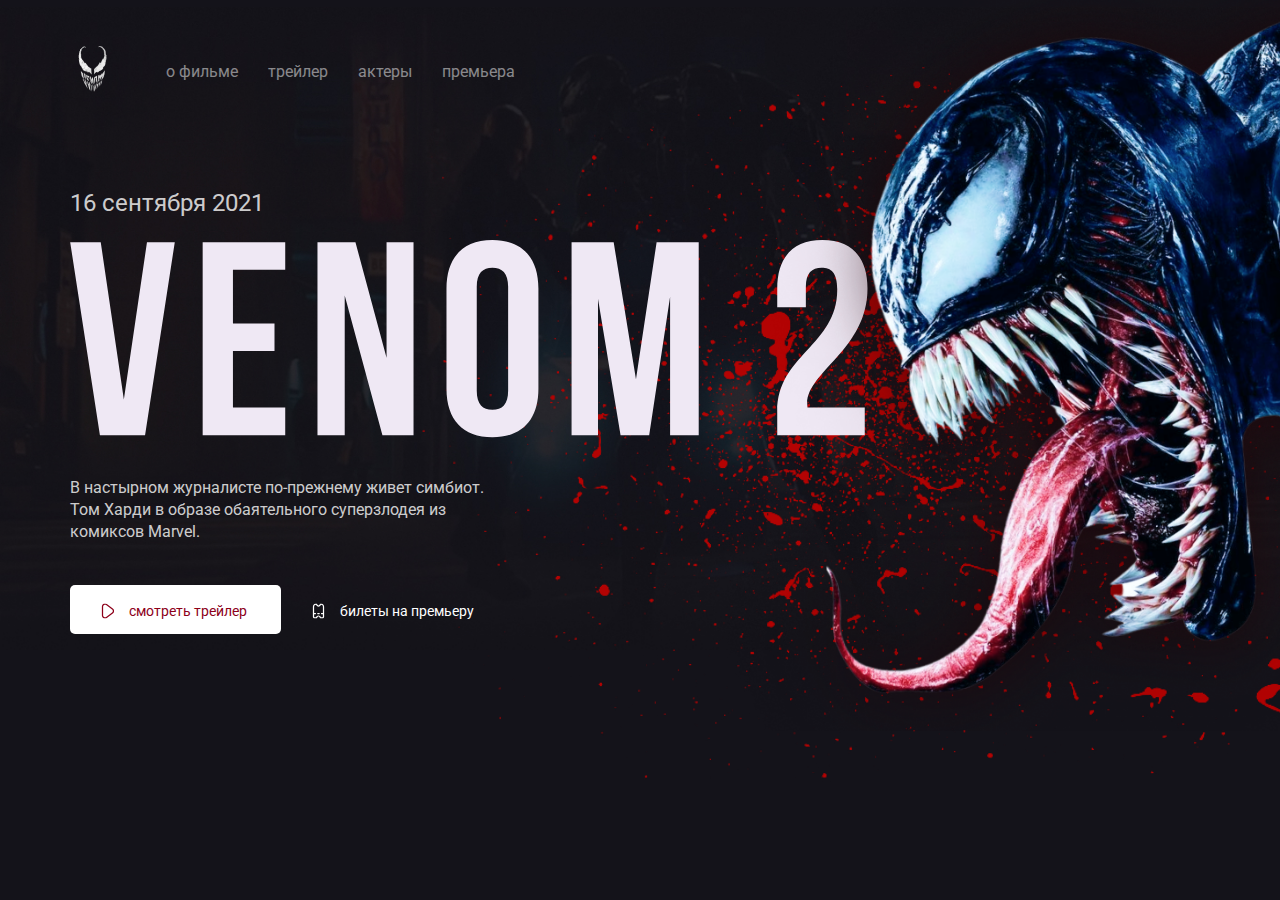
<file: index.html>
<!DOCTYPE html>
<html lang="ru">
<head>
  <meta charset="UTF-8">
  <meta http-equiv="X-UA-Compatible" content="IE=edge">
  <meta name="viewport" content="width=device-width, initial-scale=1.0">
  <link rel="preconnect" href="https://fonts.gstatic.com">
  <link href="https://fonts.googleapis.com/css2?family=Roboto:wght@400;700&display=swap" rel="stylesheet">
  <link rel="stylesheet" href="css/jquery.fancybox.min.css">
  <link rel="stylesheet" href="css/normalize.css">
  <link rel="stylesheet" href="css/style.css">
  <script src="https://cdn.jsdelivr.net/npm/jquery@3.5.1/dist/jquery.min.js"></script>
  <script src="js/jquery.fancybox.min.js" defer></script>
  <script src="js/main.js" defer></script>
  <title>Главная Venom 2</title>
</head>
<body class="blood">
  <div class="container">
    <header class="header">
      <a href="index.html" class="logo-link">
        <img width="46" height="71" src="img/logo.png" alt="logo" class="logo-img">
      </a>
    
      <nav class="nav">
        <button class="menu-button">
          <span class="menu-button-text">меню</span>

          <img src="img/menu.svg" alt="menu-icon" class="menu-button-icon">
        </button>
        <!-- /.menu-button -->

        <button class="menu-close">
          <span class="menu-close-text">закрыть</span>

          <img src="img/arrow.svg" alt="menu-icon" class="menu-close-icon">
        </button>
        <!-- /.menu-close -->

        <ul class="nav-menu">
          <li class="nav-menu-item">
            <a href="about.html" class="nav-menu-link">о фильме</a>
          </li>
    
          <li class="nav-menu-item">
            <a href="#" class="nav-menu-link">трейлер</a>
          </li>
    
          <li class="nav-menu-item">
            <a href="#" class="nav-menu-link">актеры</a>
          </li>
    
          <li class="nav-menu-item">
            <a href="#" class="nav-menu-link">премьера</a>
          </li>
        </ul>
        <!-- /.nav-menu -->
      </nav>
    </header>
    <!-- /.header -->
    
    <div class="film">
      <div class="film-text">
        <span class="film-date">16 сентября 2021</span>
    
        <img src="img/venom-2.svg" alt="venom-2" class="film-logo">

        <p class="film-description">В настырном журналисте по-прежнему живет симбиот. Том Харди в образе обаятельного суперзлодея из комиксов Marvel.</p>
      </div>
      <!-- /.film-text -->

      <div class="button-group">
        <a data-fancybox href="https://www.youtube.com/watch?v=Othd8W8o3t0" class="button button-primary">
          <img width="15" src="img/play.svg" alt="" class="button-icon">

          <span class="button-text">смотреть трейлер</span>
        </a>

        <a href="#" class="button button-link">
          <img width="15" src="img/ticket.svg" alt="" class="button-icon">

          <span class="button-text">билеты на премьеру</span>
        </a>
      </div>
      <!-- /.button-group -->
    </div>
    <!-- /.film -->
  </div>
  <!-- /.container -->

  <img src="img/venom.png" alt="" class="venom">
</body>
</html>
</file>
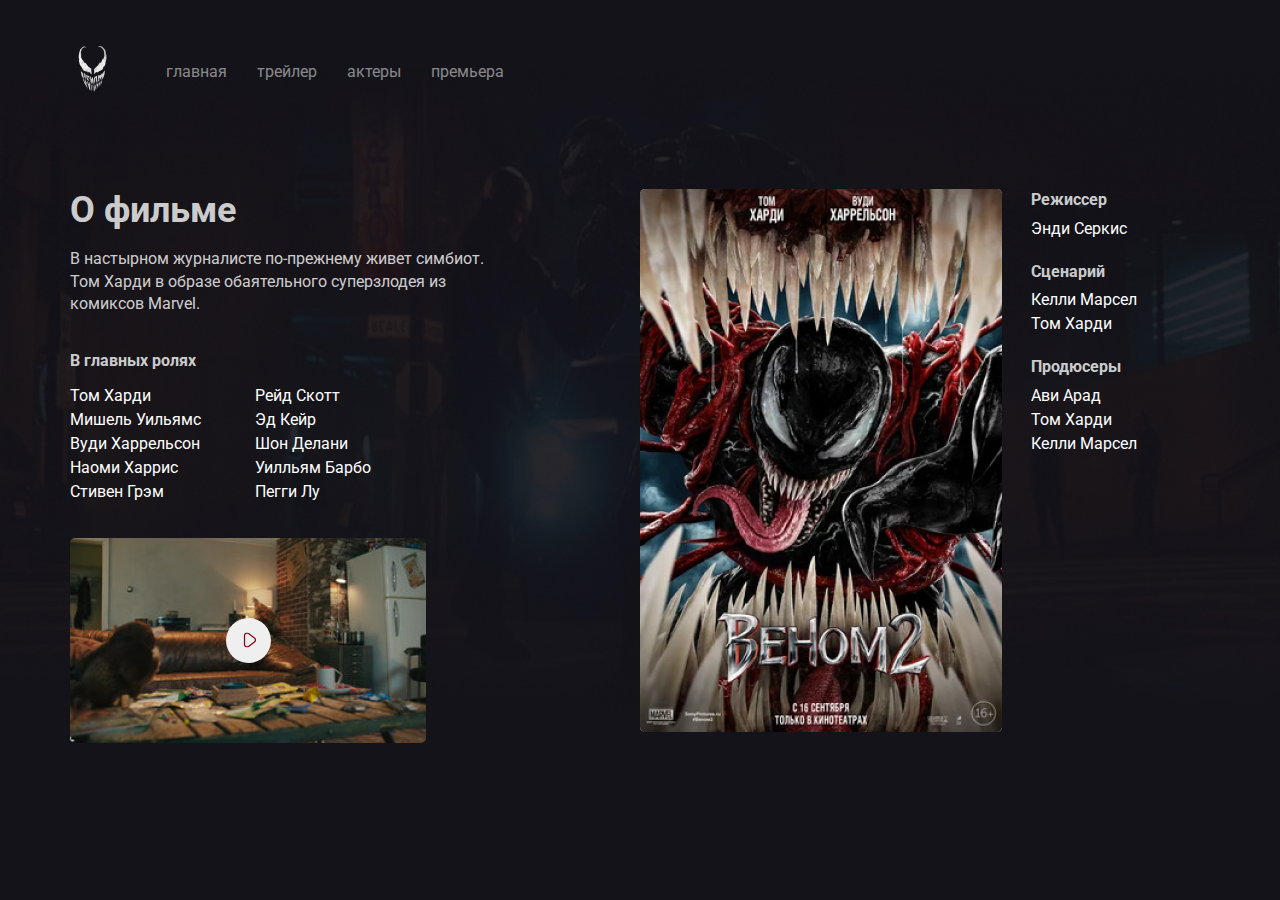
<file: about.html>
<!DOCTYPE html>
<html lang="ru">
<head>
  <meta charset="UTF-8">
  <meta http-equiv="X-UA-Compatible" content="IE=edge">
  <meta name="viewport" content="width=device-width, initial-scale=1.0">
  <link rel="preconnect" href="https://fonts.gstatic.com">
  <link href="https://fonts.googleapis.com/css2?family=Roboto:wght@400;700&display=swap" rel="stylesheet">
  <link rel="stylesheet" href="css/jquery.fancybox.min.css">
  <link rel="stylesheet" href="css/normalize.css">
  <link rel="stylesheet" href="css/style.css">
  <script src="https://cdn.jsdelivr.net/npm/jquery@3.5.1/dist/jquery.min.js"></script>
  <script src="js/jquery.fancybox.min.js" defer></script>
  <script src="js/main.js" defer></script>
  <title>О фильме Venom 2</title>
</head>
<body class="primary-bg">
  <div class="container">
    <header class="header">
      <a href="index.html" class="logo-link">
        <img width="46" height="71" src="img/logo.png" alt="logo" class="logo-img">
      </a>
    
      <nav class="nav">
        <button class="menu-button">
          <span class="menu-button-text">меню</span>
      
          <img src="img/menu.svg" alt="menu-icon" class="menu-button-icon">
        </button>
        <!-- /.menu-button -->
      
        <button class="menu-close">
          <span class="menu-close-text">закрыть</span>
      
          <img src="img/arrow.svg" alt="menu-icon" class="menu-close-icon">
        </button>
        <!-- /.menu-close -->
      
        <ul class="nav-menu">
          <li class="nav-menu-item">
            <a href="index.html" class="nav-menu-link">главная</a>
          </li>
      
          <li class="nav-menu-item">
            <a href="#" class="nav-menu-link">трейлер</a>
          </li>
      
          <li class="nav-menu-item">
            <a href="#" class="nav-menu-link">актеры</a>
          </li>
      
          <li class="nav-menu-item">
            <a href="#" class="nav-menu-link">премьера</a>
          </li>
        </ul>
        <!-- /.nav-menu -->
      </nav>
    </header>
    <!-- /.header -->

    <div class="content">
      <div class="col col-1">
        <h2 class="content-title">О фильме</h2>

        <p class="content-text">В настырном журналисте по-прежнему живет симбиот. Том Харди в образе обаятельного суперзлодея из комиксов Marvel.</p>

        <h3 class="content-subtitle">В главных ролях</h3>

        <ul class="list column-2">
          <li class="list-item">Том Харди</li>
          <li class="list-item">Мишель Уильямс</li>
          <li class="list-item">Вуди Харрельсон</li>
          <li class="list-item">Наоми Харрис</li>
          <li class="list-item">Стивен Грэм</li>
          <li class="list-item">Рейд Скотт</li>
          <li class="list-item">Эд Кейр</li>
          <li class="list-item">Шон Делани</li>
          <li class="list-item">Уилльям Барбо</li>
          <li class="list-item">Пегги Лу</li>
        </ul>
        <!-- /.list -->

        <div class="trailer">
          <a data-fancybox href="https://www.youtube.com/watch?v=Othd8W8o3t0">
            <button class="play">
              <img src="img/play.svg" alt="play" class="play-icon">
            </button>
          </a>
        </div>
        <!-- /.trailer -->
      </div>
      <!-- /.col -->

      <div class="col col-2">
        <div class="poster-wrapper">
          <img src="img/poster.jpg" alt="poster" class="poster">
          
          <div class="creators">
            <h3 class="content-subtitle">Режиссер</h3>
          
            <ul class="list">
              <li class="list-item">Энди Серкис</li>
            </ul>
            <!-- /.list -->
          
            <h3 class="content-subtitle">Сценарий</h3>
          
            <ul class="list">
              <li class="list-item">Келли Марсел</li>
              <li class="list-item">Том Харди</li>
            </ul>
            <!-- /.list -->
          
            <h3 class="content-subtitle">Продюсеры</h3>
          
            <ul class="list">
              <li class="list-item">Ави Арад</li>
              <li class="list-item">Том Харди</li>
              <li class="list-item">Келли Марсел</li>
            </ul>
            <!-- /.list -->
          </div>
          <!-- /.creators -->
        </div>
        <!-- /.poster-wrapper -->
      </div>
      <!-- /.col -->
    </div>
    <!-- /.content -->
  </div>
  <!-- /.container -->
</body>
</html>
</file>
<file: css/style.css>
body {
  font-family: "Roboto", sans-serif;
  background-color: #14131a;
  color: #fff;
}

img {
  max-width: 100%;
}

.container {
  padding-bottom: 3%;
  max-width: 1140px;
  width: 90%;
  margin: auto;
}

.venom {
  position: absolute;
  top: 0;
  right: 0;
  max-width: 724px;
  width: 50%;
}

.blood {
  background: url("../img/blood.png") no-repeat top right/70%, url("../img/background.jpg") no-repeat center center/100%, #14131a;
}

.primary-bg {
  background: url("../img/background.jpg") no-repeat center center/100%, #14131a;
}

.header {
  display: -webkit-box;
  display: -ms-flexbox;
  display: flex;
  -webkit-box-align: center;
      -ms-flex-align: center;
          align-items: center;
  padding-top: 3%;
  margin-bottom: 7%;
}

.logo-link {
  display: inline-block;
  margin-right: 50px;
}

.nav-menu {
  margin: 0;
  padding: 0;
  list-style: none;
  display: -webkit-box;
  display: -ms-flexbox;
  display: flex;
}

.nav-menu-item {
  margin-right: 30px;
}

.nav-menu-link {
  text-decoration: none;
  color: rgba(255, 255, 255, 0.5);
}

.film-logo {
  width: 70%;
}

.film-date {
  display: block;
  font-size: 24px;
  line-height: 28px;
  color: rgba(255, 255, 255, 0.8);
  margin-bottom: 2%;
}

.film-description {
  margin-top: 3%;
  max-width: 423px;
  font-size: 16px;
  line-height: 140%;
  color: rgba(255, 255, 255, 0.8);
}

.film .button {
  padding: 15px 30px;
  border: none;
  border-radius: 5px;
  text-decoration: none;
  cursor: pointer;
}

.film .button-group {
  margin-top: 5%;
}

.film .button-icon, .film .button-text {
  display: inline-block;
  vertical-align: middle;
}

.film .button-text {
  font-size: 14px;
  line-height: 16px;
  margin-left: 10px;
}

.film .button-primary {
  color: #8D0019;
  background-color: #fff;
}

.film .button-link {
  color: #fff;
}

.content {
  display: -webkit-box;
  display: -ms-flexbox;
  display: flex;
}

.content .col {
  -ms-flex-preferred-size: 50%;
      flex-basis: 50%;
}

.content-title {
  font-weight: bold;
  font-size: 36px;
  line-height: 42px;
  color: rgba(255, 255, 255, 0.8);
  margin-top: 0;
  margin-bottom: 3%;
}

.content-subtitle {
  font-weight: bold;
  font-size: 16px;
  line-height: 140%;
  color: rgba(255, 255, 255, 0.8);
  margin-bottom: 2%;
  margin-top: 0;
}

.content-text {
  font-size: 16px;
  line-height: 140%;
  color: rgba(255, 255, 255, 0.8);
  max-width: 423px;
  margin-bottom: 6%;
}

.content .list {
  list-style: none;
  padding: 0;
}

.content .list-item {
  line-height: 1.5;
}

.content .column-2 {
  -webkit-column-count: 2;
  column-count: 2;
  -webkit-column-gap: 20px;
  column-gap: 20px;
  max-width: 350px;
  margin-top: 0;
}

.content .trailer {
  width: 356px;
  height: 205px;
  background: url("../img/trailer-cover.jpg") no-repeat center/contain;
  border-radius: 5px;
  display: -webkit-box;
  display: -ms-flexbox;
  display: flex;
  -webkit-box-align: center;
      -ms-flex-align: center;
          align-items: center;
  -webkit-box-pack: center;
      -ms-flex-pack: center;
          justify-content: center;
  margin-top: 6%;
}

.content .trailer .play {
  width: 45px;
  height: 45px;
  border-radius: 50%;
  border: none;
  cursor: pointer;
}

.content .trailer .play-icon {
  -webkit-transform: translate(1px, 2px);
          transform: translate(1px, 2px);
}

.content .poster-wrapper {
  display: -webkit-box;
  display: -ms-flexbox;
  display: flex;
  -webkit-box-align: start;
      -ms-flex-align: start;
          align-items: start;
}

.content .poster-wrapper .poster {
  width: 362px;
  border-radius: 5px;
  margin-right: 5%;
}

.content .poster-wrapper .content-subtitle {
  margin-bottom: 5px;
}

.content .poster-wrapper .list {
  margin: 0;
  margin-bottom: 20px;
}

.menu-button {
  display: none;
}

.menu-close {
  display: none;
}

@media (max-width: 1024px) {
  .content {
    -webkit-box-orient: vertical;
    -webkit-box-direction: normal;
        -ms-flex-direction: column;
            flex-direction: column;
    padding-bottom: 5%;
  }
  .content .col {
    margin-bottom: 5%;
  }
}

@media (max-width: 768px) {
  .blood {
    background: #14131a;
  }
  .venom {
    top: 10%;
  }
}

@media (max-width: 576px) {
  .venom {
    display: none;
  }
  .nav {
    margin-left: auto;
  }
  .nav-menu {
    position: fixed;
    top: 0;
    right: 0;
    width: 100%;
    height: 100%;
    background-color: #fff;
    color: #14131a;
    z-index: 9;
    display: -webkit-box;
    display: -ms-flexbox;
    display: flex;
    -webkit-box-align: center;
        -ms-flex-align: center;
            align-items: center;
    -webkit-box-pack: center;
        -ms-flex-pack: center;
            justify-content: center;
    -webkit-box-orient: vertical;
    -webkit-box-direction: normal;
        -ms-flex-direction: column;
            flex-direction: column;
    -webkit-transform: translateX(100%);
            transform: translateX(100%);
    -webkit-transition: -webkit-transform 0.2s;
    transition: -webkit-transform 0.2s;
    transition: transform 0.2s;
    transition: transform 0.2s, -webkit-transform 0.2s;
  }
  .nav-menu-item {
    margin-bottom: 2%;
    margin-top: 2%;
    margin-right: 0;
  }
  .nav-menu-link {
    color: #14131a;
  }
  .nav .menu-button {
    display: -webkit-box;
    display: -ms-flexbox;
    display: flex;
    -webkit-box-align: center;
        -ms-flex-align: center;
            align-items: center;
    -webkit-box-pack: center;
        -ms-flex-pack: center;
            justify-content: center;
    padding: 10px;
    border: none;
    cursor: pointer;
    background-color: #14131a;
    color: #fff;
  }
  .nav .menu-button-text {
    margin-right: 10px;
  }
  .nav .menu-close {
    position: fixed;
    top: 45px;
    right: 25px;
    opacity: 0;
    display: -webkit-box;
    display: -ms-flexbox;
    display: flex;
    -webkit-box-align: center;
        -ms-flex-align: center;
            align-items: center;
    z-index: 10;
    border: none;
    background-color: #fff;
    cursor: pointer;
    -webkit-transform: translateX(200%);
            transform: translateX(200%);
    -webkit-transition: -webkit-transform 0.2s;
    transition: -webkit-transform 0.2s;
    transition: transform 0.2s;
    transition: transform 0.2s, -webkit-transform 0.2s;
    -webkit-transition-delay: 0.2s;
            transition-delay: 0.2s;
  }
  .nav .menu-close-text {
    margin-right: 10px;
  }
  .nav .is-active {
    -webkit-transform: translateX(0%);
            transform: translateX(0%);
    opacity: 1;
  }
  .button-group {
    display: -webkit-box;
    display: -ms-flexbox;
    display: flex;
    -webkit-box-align: center;
        -ms-flex-align: center;
            align-items: center;
    -webkit-box-pack: center;
        -ms-flex-pack: center;
            justify-content: center;
    -webkit-box-orient: vertical;
    -webkit-box-direction: normal;
        -ms-flex-direction: column;
            flex-direction: column;
  }
  .film-text {
    text-align: center;
  }
  .primary-bg {
    background: #14131a;
  }
  .content {
    display: -webkit-box;
    display: -ms-flexbox;
    display: flex;
    -webkit-box-orient: vertical;
    -webkit-box-direction: normal;
        -ms-flex-direction: column;
            flex-direction: column;
    max-width: 350px;
    width: 100%;
  }
  .content-title {
    margin-top: 0;
  }
  .content .col {
    -ms-flex-preferred-size: 100%;
        flex-basis: 100%;
  }
  .content .col-1 {
    display: -webkit-box;
    display: -ms-flexbox;
    display: flex;
    -webkit-box-orient: vertical;
    -webkit-box-direction: normal;
        -ms-flex-direction: column;
            flex-direction: column;
    margin-bottom: 30px;
  }
  .content .col-1 .trailer {
    max-width: 350px;
    width: 100%;
  }
  .content .col-1 .column-2 {
    -webkit-column-count: 1;
            column-count: 1;
  }
  .content .poster-wrapper {
    display: -webkit-box;
    display: -ms-flexbox;
    display: flex;
    -webkit-box-orient: vertical;
    -webkit-box-direction: normal;
        -ms-flex-direction: column;
            flex-direction: column;
  }
  .content .poster-wrapper .poster {
    width: 100%;
    margin-right: 0;
    margin-bottom: 30px;
  }
  .content .poster-wrapper .content-subtitle {
    margin-bottom: 5px;
  }
  .content .poster-wrapper .list {
    margin: 0;
    margin-bottom: 10px;
  }
}
/*# sourceMappingURL=style.css.map */
</file>
